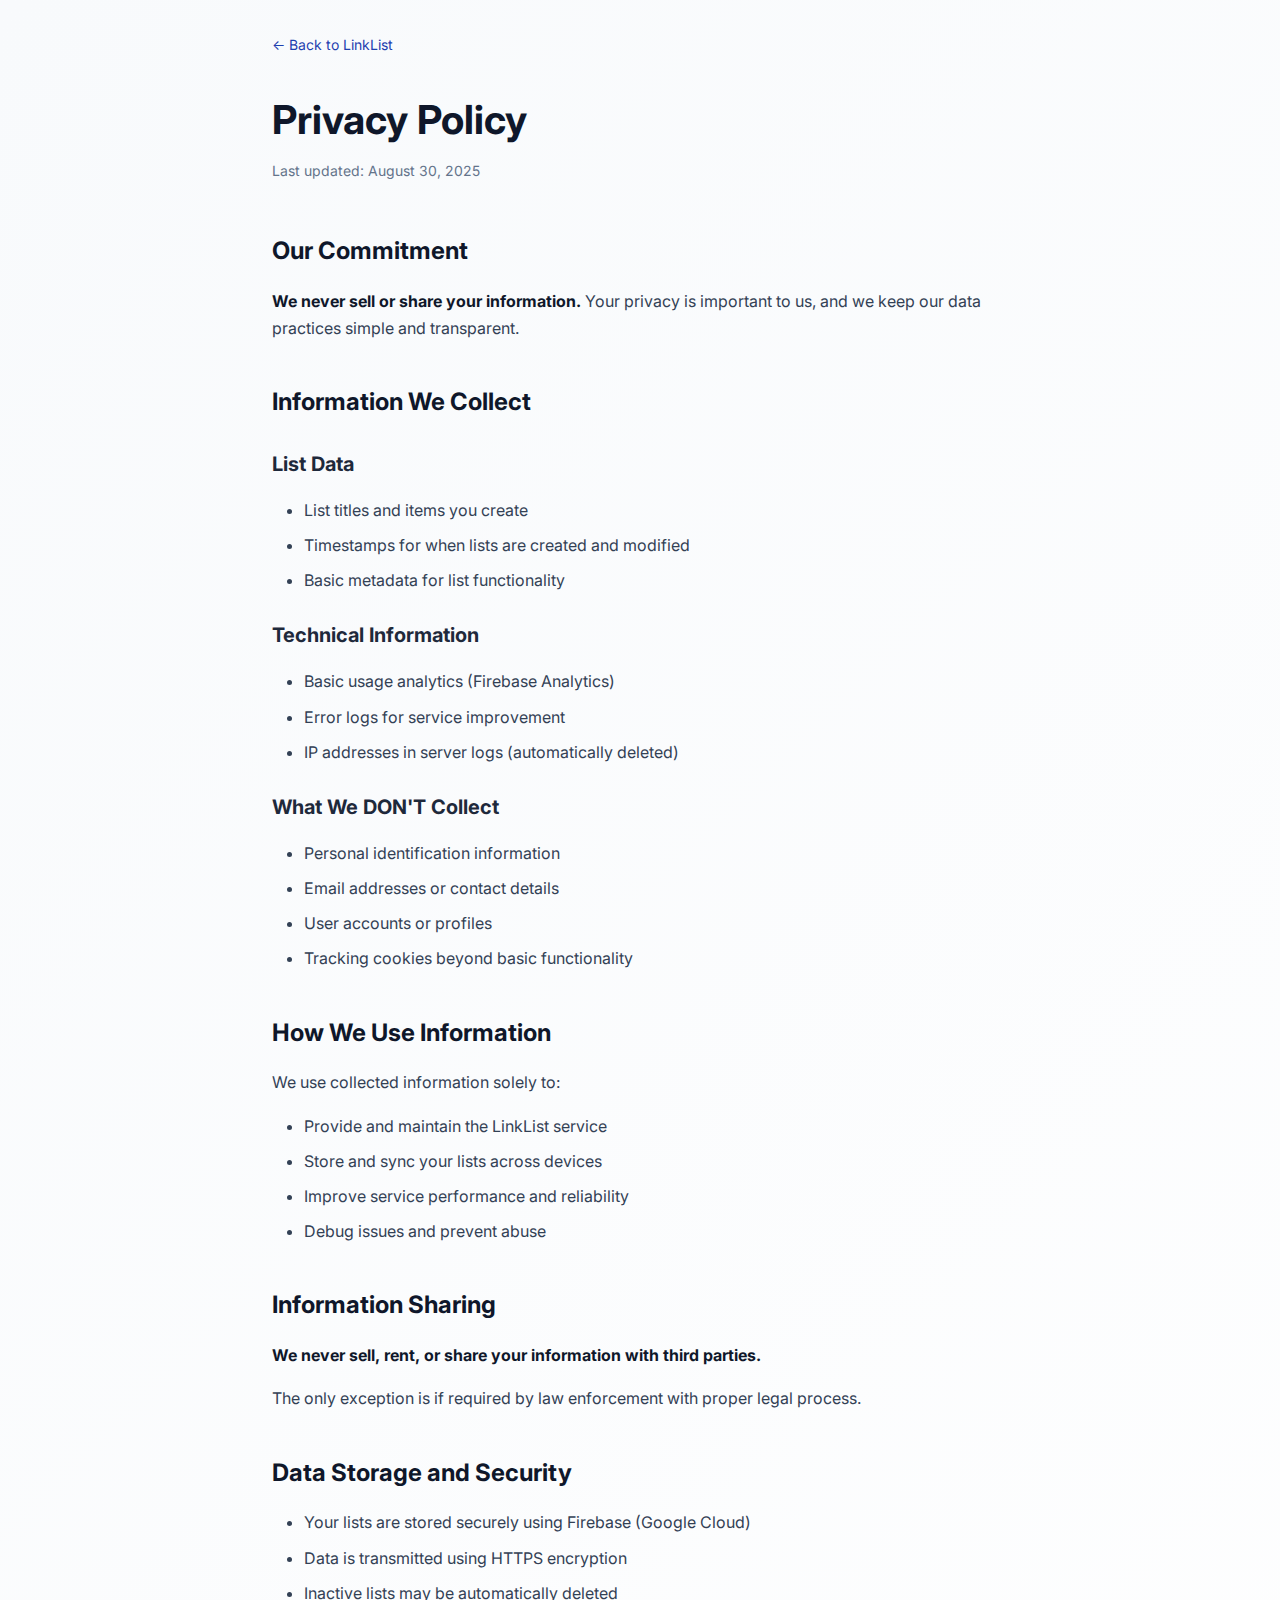
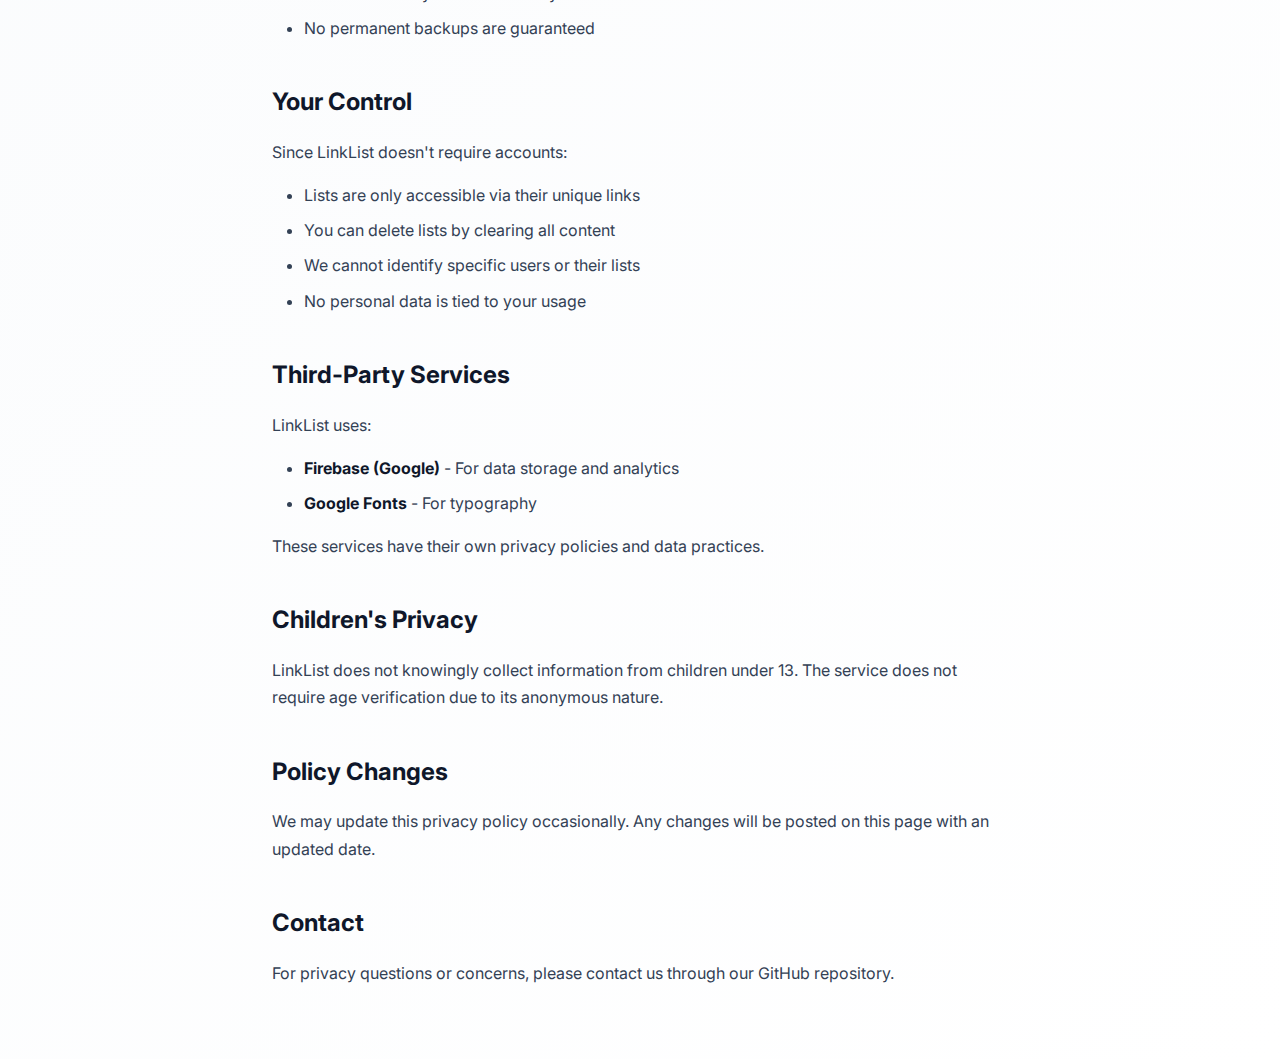
<file: privacy.html>
<!DOCTYPE html>
<html lang="en">
<head>
    <meta charset="UTF-8">
    <meta name="viewport" content="width=device-width, initial-scale=1.0">
    <meta name="description" content="Privacy Policy for LinkList - We never sell or share your information">
    <title>Privacy Policy - LinkList</title>
    <link rel="stylesheet" href="styles.css">
    <link rel="preconnect" href="https://fonts.googleapis.com">
    <link rel="preconnect" href="https://fonts.gstatic.com" crossorigin>
    <link href="https://fonts.googleapis.com/css2?family=Inter:wght@300;400;500;600;700&display=swap" rel="stylesheet">
</head>
<body>
    <div class="container">
        <div class="legal-page">
            <header class="legal-header">
                <a href="/" class="back-link">← Back to LinkList</a>
                <h1>Privacy Policy</h1>
                <p class="last-updated">Last updated: August 30, 2025</p>
            </header>

            <main class="legal-content">
                <section>
                    <h2>Our Commitment</h2>
                    <p><strong>We never sell or share your information.</strong> Your privacy is important to us, and we keep our data practices simple and transparent.</p>
                </section>

                <section>
                    <h2>Information We Collect</h2>
                    <h3>List Data</h3>
                    <ul>
                        <li>List titles and items you create</li>
                        <li>Timestamps for when lists are created and modified</li>
                        <li>Basic metadata for list functionality</li>
                    </ul>
                    
                    <h3>Technical Information</h3>
                    <ul>
                        <li>Basic usage analytics (Firebase Analytics)</li>
                        <li>Error logs for service improvement</li>
                        <li>IP addresses in server logs (automatically deleted)</li>
                    </ul>

                    <h3>What We DON'T Collect</h3>
                    <ul>
                        <li>Personal identification information</li>
                        <li>Email addresses or contact details</li>
                        <li>User accounts or profiles</li>
                        <li>Tracking cookies beyond basic functionality</li>
                    </ul>
                </section>

                <section>
                    <h2>How We Use Information</h2>
                    <p>We use collected information solely to:</p>
                    <ul>
                        <li>Provide and maintain the LinkList service</li>
                        <li>Store and sync your lists across devices</li>
                        <li>Improve service performance and reliability</li>
                        <li>Debug issues and prevent abuse</li>
                    </ul>
                </section>

                <section>
                    <h2>Information Sharing</h2>
                    <p><strong>We never sell, rent, or share your information with third parties.</strong></p>
                    <p>The only exception is if required by law enforcement with proper legal process.</p>
                </section>

                <section>
                    <h2>Data Storage and Security</h2>
                    <ul>
                        <li>Your lists are stored securely using Firebase (Google Cloud)</li>
                        <li>Data is transmitted using HTTPS encryption</li>
                        <li>Inactive lists may be automatically deleted</li>
                        <li>No permanent backups are guaranteed</li>
                    </ul>
                </section>

                <section>
                    <h2>Your Control</h2>
                    <p>Since LinkList doesn't require accounts:</p>
                    <ul>
                        <li>Lists are only accessible via their unique links</li>
                        <li>You can delete lists by clearing all content</li>
                        <li>We cannot identify specific users or their lists</li>
                        <li>No personal data is tied to your usage</li>
                    </ul>
                </section>

                <section>
                    <h2>Third-Party Services</h2>
                    <p>LinkList uses:</p>
                    <ul>
                        <li><strong>Firebase (Google)</strong> - For data storage and analytics</li>
                        <li><strong>Google Fonts</strong> - For typography</li>
                    </ul>
                    <p>These services have their own privacy policies and data practices.</p>
                </section>

                <section>
                    <h2>Children's Privacy</h2>
                    <p>LinkList does not knowingly collect information from children under 13. The service does not require age verification due to its anonymous nature.</p>
                </section>

                <section>
                    <h2>Policy Changes</h2>
                    <p>We may update this privacy policy occasionally. Any changes will be posted on this page with an updated date.</p>
                </section>

                <section>
                    <h2>Contact</h2>
                    <p>For privacy questions or concerns, please contact us through our GitHub repository.</p>
                </section>
            </main>
        </div>
    </div>
</body>
</html>
</file>
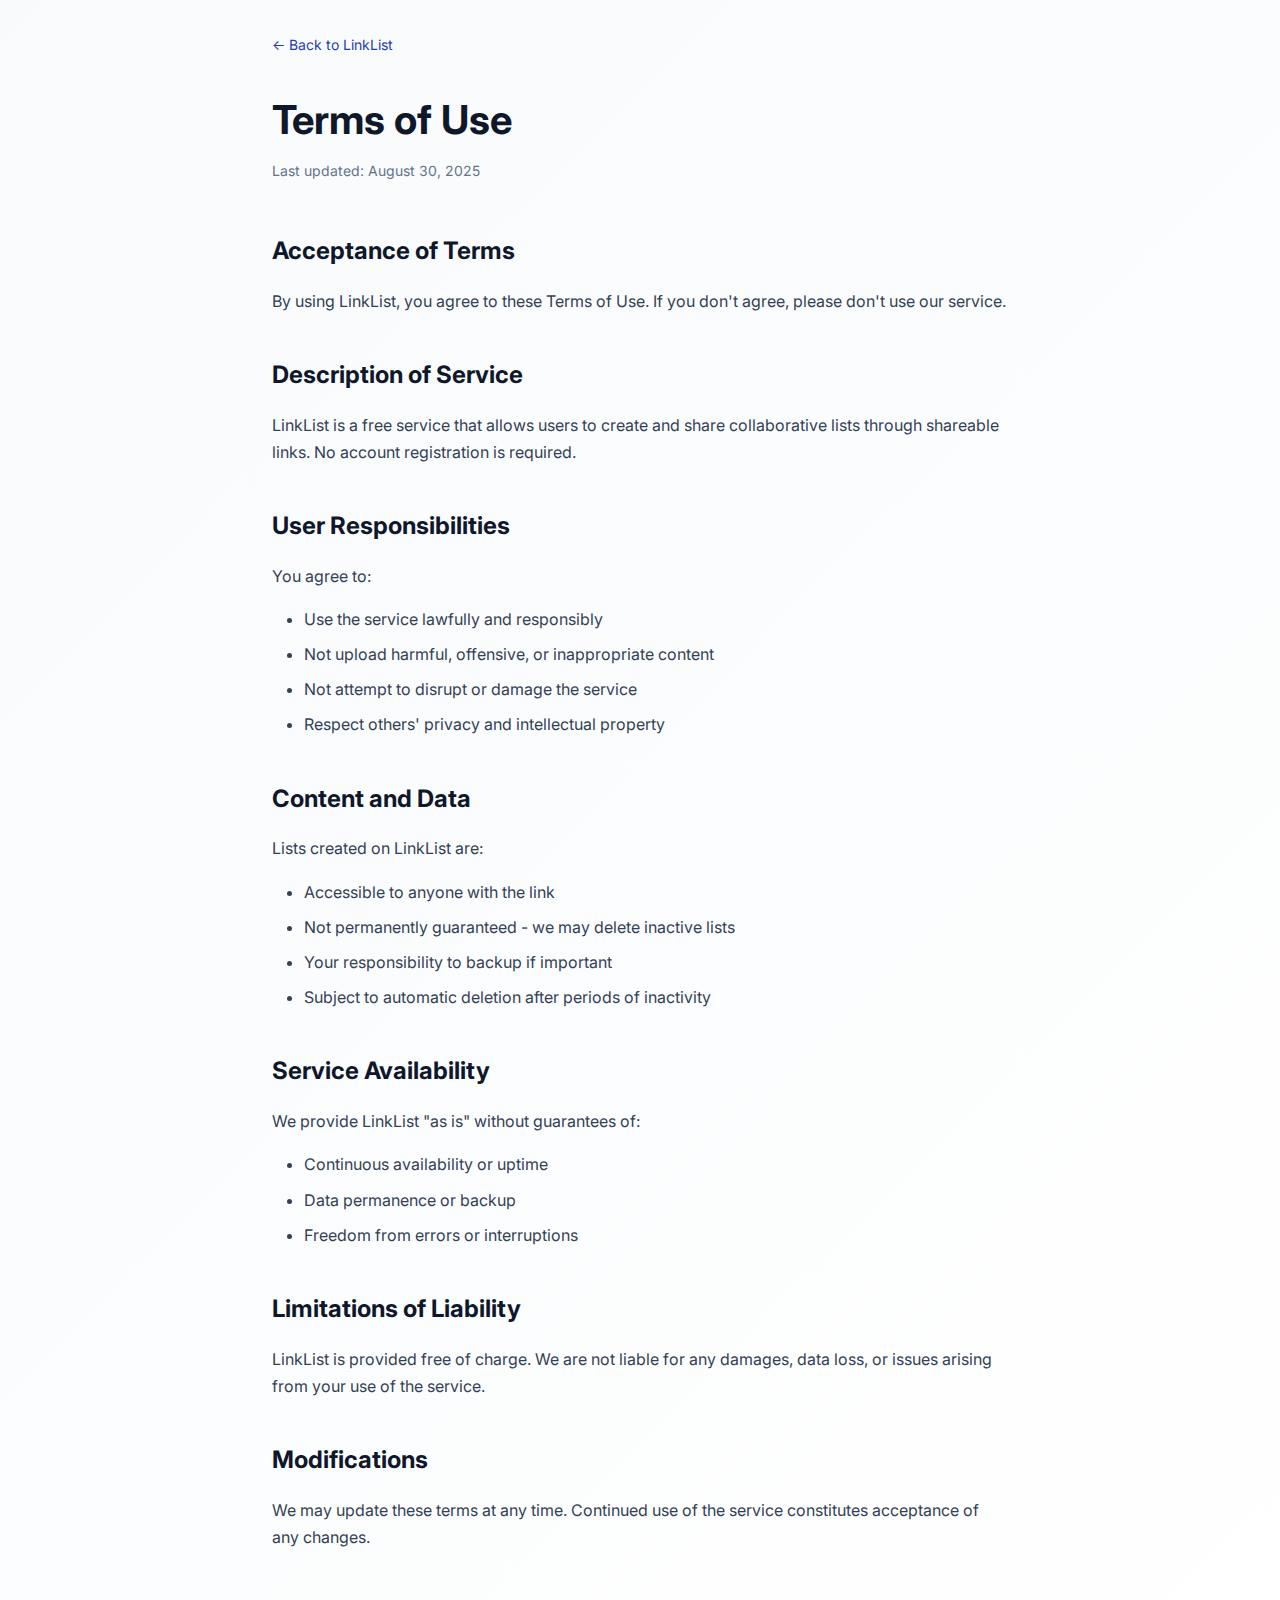
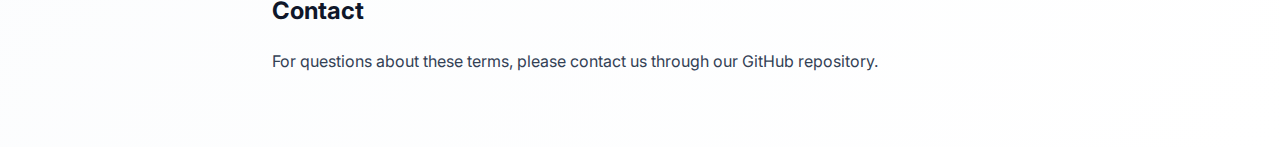
<file: terms.html>
<!DOCTYPE html>
<html lang="en">
<head>
    <meta charset="UTF-8">
    <meta name="viewport" content="width=device-width, initial-scale=1.0">
    <meta name="description" content="Terms of Use for LinkList - Create and share collaborative lists instantly">
    <title>Terms of Use - LinkList</title>
    <link rel="stylesheet" href="styles.css">
    <link rel="preconnect" href="https://fonts.googleapis.com">
    <link rel="preconnect" href="https://fonts.gstatic.com" crossorigin>
    <link href="https://fonts.googleapis.com/css2?family=Inter:wght@300;400;500;600;700&display=swap" rel="stylesheet">
</head>
<body>
    <div class="container">
        <div class="legal-page">
            <header class="legal-header">
                <a href="/" class="back-link">← Back to LinkList</a>
                <h1>Terms of Use</h1>
                <p class="last-updated">Last updated: August 30, 2025</p>
            </header>

            <main class="legal-content">
                <section>
                    <h2>Acceptance of Terms</h2>
                    <p>By using LinkList, you agree to these Terms of Use. If you don't agree, please don't use our service.</p>
                </section>

                <section>
                    <h2>Description of Service</h2>
                    <p>LinkList is a free service that allows users to create and share collaborative lists through shareable links. No account registration is required.</p>
                </section>

                <section>
                    <h2>User Responsibilities</h2>
                    <p>You agree to:</p>
                    <ul>
                        <li>Use the service lawfully and responsibly</li>
                        <li>Not upload harmful, offensive, or inappropriate content</li>
                        <li>Not attempt to disrupt or damage the service</li>
                        <li>Respect others' privacy and intellectual property</li>
                    </ul>
                </section>

                <section>
                    <h2>Content and Data</h2>
                    <p>Lists created on LinkList are:</p>
                    <ul>
                        <li>Accessible to anyone with the link</li>
                        <li>Not permanently guaranteed - we may delete inactive lists</li>
                        <li>Your responsibility to backup if important</li>
                        <li>Subject to automatic deletion after periods of inactivity</li>
                    </ul>
                </section>

                <section>
                    <h2>Service Availability</h2>
                    <p>We provide LinkList "as is" without guarantees of:</p>
                    <ul>
                        <li>Continuous availability or uptime</li>
                        <li>Data permanence or backup</li>
                        <li>Freedom from errors or interruptions</li>
                    </ul>
                </section>

                <section>
                    <h2>Limitations of Liability</h2>
                    <p>LinkList is provided free of charge. We are not liable for any damages, data loss, or issues arising from your use of the service.</p>
                </section>

                <section>
                    <h2>Modifications</h2>
                    <p>We may update these terms at any time. Continued use of the service constitutes acceptance of any changes.</p>
                </section>

                <section>
                    <h2>Contact</h2>
                    <p>For questions about these terms, please contact us through our GitHub repository.</p>
                </section>
            </main>
        </div>
    </div>
</body>
</html>
</file>
<file: styles.css>
/* Reset and base styles */
* {
    margin: 0;
    padding: 0;
    box-sizing: border-box;
}

:root {
    /* Colors */
    --primary: #1e40af;
    --primary-dark: #1e3a8a;
    --primary-light: #3b82f6;
    --secondary: #f1f5f9;
    --success: #10b981;
    --warning: #f59e0b;
    --error: #ef4444;
    --info: #3b82f6;
    
    /* Grays */
    --gray-50: #f8fafc;
    --gray-100: #f1f5f9;
    --gray-200: #e2e8f0;
    --gray-300: #cbd5e1;
    --gray-400: #94a3b8;
    --gray-500: #64748b;
    --gray-600: #475569;
    --gray-700: #334155;
    --gray-800: #1e293b;
    --gray-900: #0f172a;
    
    /* Layout */
    --max-width: 800px;
    --border-radius: 12px;
    --shadow: 0 4px 6px -1px rgb(0 0 0 / 0.1), 0 2px 4px -2px rgb(0 0 0 / 0.1);
    --shadow-lg: 0 10px 15px -3px rgb(0 0 0 / 0.1), 0 4px 6px -4px rgb(0 0 0 / 0.1);
    --transition: all 0.2s cubic-bezier(0.4, 0, 0.2, 1);
}

body {
    font-family: 'Inter', -apple-system, BlinkMacSystemFont, 'Segoe UI', system-ui, sans-serif;
    background: linear-gradient(135deg, var(--gray-50) 0%, #ffffff 100%);
    color: var(--gray-900);
    line-height: 1.6;
    min-height: 100vh;
}

.container {
    max-width: var(--max-width);
    margin: 0 auto;
    padding: 0 1rem;
}

/* Page transitions */
.page {
    display: none;
    animation: fadeIn 0.3s ease-out;
}

.page.active {
    display: block;
}

@keyframes fadeIn {
    from {
        opacity: 0;
        transform: translateY(10px);
    }
    to {
        opacity: 1;
        transform: translateY(0);
    }
}

/* Hero section */
.hero {
    text-align: center;
    padding: 4rem 0 3rem;
}

.hero-content {
    max-width: 600px;
    margin: 0 auto;
}

.hero-title {
    font-size: 3.5rem;
    font-weight: 700;
    background: linear-gradient(135deg, var(--primary) 0%, var(--primary-light) 100%);
    -webkit-background-clip: text;
    -webkit-text-fill-color: transparent;
    background-clip: text;
    margin-bottom: 1rem;
}

.hero-subtitle {
    font-size: 1.25rem;
    color: var(--gray-600);
    margin-bottom: 2.5rem;
    font-weight: 400;
}

.cta-button {
    display: inline-flex;
    align-items: center;
    gap: 0.5rem;
    background: var(--primary);
    color: white;
    border: none;
    padding: 1rem 2rem;
    border-radius: var(--border-radius);
    font-size: 1.1rem;
    font-weight: 600;
    cursor: pointer;
    transition: var(--transition);
    box-shadow: var(--shadow);
}

.cta-button:hover {
    background: var(--primary-dark);
    transform: translateY(-2px);
    box-shadow: var(--shadow-lg);
}

.cta-button:active {
    transform: translateY(0);
}

/* Features section */
.features {
    padding: 2rem 0 4rem;
}

.feature-grid {
    display: grid;
    grid-template-columns: repeat(auto-fit, minmax(250px, 1fr));
    gap: 2rem;
    margin-top: 2rem;
}

.feature-card {
    background: white;
    padding: 2rem;
    border-radius: var(--border-radius);
    box-shadow: var(--shadow);
    text-align: center;
    transition: var(--transition);
}

.feature-card:hover {
    transform: translateY(-5px);
    box-shadow: var(--shadow-lg);
}

.feature-icon {
    font-size: 2.5rem;
    margin-bottom: 1rem;
}

.feature-card h3 {
    font-size: 1.25rem;
    font-weight: 600;
    color: var(--gray-900);
    margin-bottom: 0.75rem;
}

.feature-card p {
    color: var(--gray-600);
    font-size: 0.95rem;
}

/* List header */
.list-header {
    background: white;
    border-bottom: 1px solid var(--gray-200);
    padding: 1rem 0;
    position: sticky;
    top: 0;
    z-index: 100;
}

.list-header-content {
    display: flex;
    align-items: center;
    gap: 1rem;
    max-width: var(--max-width);
    margin: 0 auto;
    padding: 0 1rem;
}

.icon-button {
    display: flex;
    align-items: center;
    justify-content: center;
    width: 40px;
    height: 40px;
    border: none;
    border-radius: 8px;
    background: var(--gray-100);
    color: var(--gray-600);
    cursor: pointer;
    transition: var(--transition);
}

.icon-button:hover {
    background: var(--gray-200);
    color: var(--gray-800);
}

.list-title-input {
    flex: 1;
    border: none;
    background: transparent;
    font-size: 1.5rem;
    font-weight: 600;
    color: var(--gray-900);
    padding: 0.5rem 0;
    outline: none;
    white-space: nowrap;
    overflow: hidden;
    text-overflow: ellipsis;
}

.list-title-input::placeholder {
    color: var(--gray-400);
}

.list-title-input:focus {
    background: var(--gray-50);
    border-radius: 6px;
    padding: 0.5rem 0.75rem;
    white-space: normal;
    overflow: visible;
    text-overflow: clip;
}

.share-button {
    display: flex;
    align-items: center;
    gap: 0.5rem;
    background: var(--primary);
    color: white;
    border: none;
    padding: 0.75rem 1rem;
    border-radius: 8px;
    font-size: 0.9rem;
    font-weight: 500;
    cursor: pointer;
    transition: var(--transition);
}

.share-button:hover {
    background: var(--primary-dark);
}

/* List content */
.list-content {
    padding: 2rem 0;
}

.add-item-section {
    margin-bottom: 2rem;
}

.add-item-container {
    display: flex;
    gap: 0.75rem;
    background: white;
    padding: 1.5rem;
    border-radius: var(--border-radius);
    box-shadow: var(--shadow);
}

.add-item-input {
    flex: 1;
    border: 2px solid var(--gray-200);
    border-radius: 8px;
    padding: 0.75rem 1rem;
    font-size: 1rem;
    outline: none;
    transition: var(--transition);
}

.add-item-input:focus {
    border-color: var(--primary);
    box-shadow: 0 0 0 3px rgb(99 102 241 / 0.1);
}

.add-item-button {
    display: flex;
    align-items: center;
    justify-content: center;
    width: 48px;
    height: 48px;
    background: var(--primary);
    color: white;
    border: none;
    border-radius: 8px;
    cursor: pointer;
    transition: var(--transition);
}

.add-item-button:hover {
    background: var(--primary-dark);
    transform: scale(1.05);
}

/* List items */
.list-items {
    display: flex;
    flex-direction: column;
    gap: 0.75rem;
    margin-bottom: 2rem;
}

.list-item {
    display: flex;
    align-items: center;
    gap: 1rem;
    background: white;
    padding: 1.25rem;
    border-radius: var(--border-radius);
    box-shadow: var(--shadow);
    transition: var(--transition);
}

.list-item:hover {
    box-shadow: var(--shadow-lg);
}

.list-item.completed {
    opacity: 0.7;
}

.item-checkbox {
    display: flex;
    align-items: center;
    justify-content: center;
    width: 24px;
    height: 24px;
    border: 2px solid var(--gray-300);
    border-radius: 6px;
    background: white;
    cursor: pointer;
    transition: var(--transition);
}

.item-checkbox:hover {
    border-color: var(--primary);
}

.item-checkbox svg {
    opacity: 0;
    transition: var(--transition);
}

.list-item.completed .item-checkbox {
    background: var(--success);
    border-color: var(--success);
    color: white;
}

.list-item.completed .item-checkbox svg {
    opacity: 1;
}

.item-content {
    flex: 1;
}

.item-text {
    width: 100%;
    border: none;
    background: transparent;
    font-size: 1rem;
    padding: 0.25rem 0;
    outline: none;
    transition: var(--transition);
    white-space: nowrap;
    overflow: hidden;
    text-overflow: ellipsis;
}

.item-text:focus {
    background: var(--gray-50);
    border-radius: 4px;
    padding: 0.25rem 0.5rem;
    white-space: normal;
    overflow: visible;
    text-overflow: clip;
}

.list-item.completed .item-text {
    text-decoration: line-through;
    color: var(--gray-500);
}

.item-delete {
    display: flex;
    align-items: center;
    justify-content: center;
    width: 32px;
    height: 32px;
    border: none;
    border-radius: 6px;
    background: transparent;
    color: var(--gray-400);
    cursor: pointer;
    transition: var(--transition);
    opacity: 0;
}

.list-item:hover .item-delete {
    opacity: 1;
}

.item-delete:hover {
    background: var(--error);
    color: white;
}

/* Reorder buttons */
.item-actions {
    display: flex;
    align-items: center;
    gap: 0.5rem;
}

.reorder-buttons {
    display: flex;
    flex-direction: column;
    gap: 2px;
    opacity: 0;
    transition: var(--transition);
}

.list-item:hover .reorder-buttons {
    opacity: 1;
}

.reorder-btn {
    display: flex;
    align-items: center;
    justify-content: center;
    width: 20px;
    height: 20px;
    border: none;
    border-radius: 4px;
    background: transparent;
    color: var(--gray-400);
    cursor: pointer;
    transition: var(--transition);
}

.reorder-btn:hover:not(.disabled) {
    background: var(--primary);
    color: white;
}

.reorder-btn.disabled {
    opacity: 0.3;
    cursor: not-allowed;
}

/* Empty state */
.empty-state {
    text-align: center;
    padding: 4rem 2rem;
    color: var(--gray-500);
}

.empty-icon {
    font-size: 4rem;
    margin-bottom: 1rem;
}

.empty-state p {
    font-size: 1.1rem;
}

/* List footer */
.list-footer {
    text-align: center;
    padding: 2rem 0;
    border-top: 1px solid var(--gray-200);
    margin-top: 2rem;
}

.list-stats {
    color: var(--gray-500);
    font-size: 0.9rem;
}

.separator {
    margin: 0 1rem;
    color: var(--gray-300);
}

.capacity-info {
    font-weight: 500;
    transition: var(--transition);
}

.capacity-info.safe {
    color: var(--gray-500);
}

.capacity-info.caution {
    color: var(--info);
}

.capacity-info.warning {
    color: var(--warning);
}

.capacity-info.critical {
    color: var(--error);
    font-weight: 600;
}

/* Toast notifications */
.toast-container {
    position: fixed;
    top: 1rem;
    right: 1rem;
    z-index: 1000;
    display: flex;
    flex-direction: column;
    gap: 0.5rem;
}

.toast {
    display: flex;
    align-items: center;
    gap: 0.75rem;
    background: white;
    padding: 1rem 1.25rem;
    border-radius: var(--border-radius);
    box-shadow: var(--shadow-lg);
    border-left: 4px solid var(--info);
    opacity: 0;
    transform: translateX(100%);
    transition: var(--transition);
    max-width: 350px;
}

.toast.show {
    opacity: 1;
    transform: translateX(0);
}

.toast-success {
    border-left-color: var(--success);
}

.toast-error {
    border-left-color: var(--error);
}

.toast-warning {
    border-left-color: var(--warning);
}

.toast-icon {
    font-size: 1.1rem;
    font-weight: 600;
}

.toast-success .toast-icon {
    color: var(--success);
}

.toast-error .toast-icon {
    color: var(--error);
}

.toast-warning .toast-icon {
    color: var(--warning);
}

.toast-info .toast-icon {
    color: var(--info);
}

.toast-message {
    font-size: 0.95rem;
    font-weight: 500;
    color: var(--gray-800);
}

/* Warning banner */
.warning-banner {
    background: #f8fafc;
    border: 1px solid #e2e8f0;
    border-radius: var(--border-radius);
    margin-bottom: 2rem;
    animation: slideIn 0.3s ease-out;
}

.warning-banner.dismissed {
    display: none;
}

.warning-content {
    display: flex;
    flex-direction: column;
    align-items: center;
    gap: 1rem;
    padding: 1.25rem;
    text-align: center;
}

.warning-header {
    display: flex;
    align-items: flex-start;
    gap: 1rem;
    width: 100%;
}

.warning-icon {
    font-size: 1.25rem;
    flex-shrink: 0;
    margin-top: 0.125rem;
}

.warning-text {
    flex: 1;
    color: var(--gray-700);
    font-size: 0.95rem;
    line-height: 1.5;
}

.warning-text strong {
    color: var(--gray-800);
}

.bookmark-button {
    background: var(--primary);
    color: white;
    border: none;
    padding: 0.75rem 1.5rem;
    border-radius: 8px;
    font-size: 0.95rem;
    font-weight: 600;
    cursor: pointer;
    transition: var(--transition);
    box-shadow: var(--shadow);
}

.bookmark-button:hover {
    background: var(--primary-dark);
    transform: scale(1.05);
}

.dismiss-button {
    display: flex;
    align-items: center;
    justify-content: center;
    width: 32px;
    height: 32px;
    border: none;
    border-radius: 6px;
    background: transparent;
    color: var(--gray-500);
    cursor: pointer;
    transition: var(--transition);
    flex-shrink: 0;
}

.dismiss-button:hover {
    background: var(--gray-100);
    color: var(--gray-700);
}

@keyframes slideIn {
    from {
        opacity: 0;
        transform: translateY(-10px);
    }
    to {
        opacity: 1;
        transform: translateY(0);
    }
}

/* Responsive design */
@media (max-width: 768px) {
    .container {
        padding: 0 1rem;
    }
    
    .hero {
        padding: 2rem 0;
    }
    
    .hero-title {
        font-size: 2.5rem;
    }
    
    .hero-subtitle {
        font-size: 1.1rem;
        margin-bottom: 2rem;
    }
    
    .feature-grid {
        grid-template-columns: 1fr;
        gap: 1.5rem;
    }
    
    .feature-card {
        padding: 1.5rem;
    }
    
    .list-header-content {
        padding: 0 1rem;
        gap: 0.75rem;
    }
    
    .list-title-input {
        font-size: 1.25rem;
        min-width: 0; /* Allow title to shrink */
    }
    
    .share-button {
        padding: 0.75rem;
        min-width: 44px; /* Minimum touch target */
        flex-shrink: 0; /* Don't let button shrink */
    }
    
    .share-button span {
        display: none;
    }
    
    .icon-button {
        flex-shrink: 0; /* Don't let back button shrink */
    }
    
    .add-item-container {
        padding: 1rem;
        gap: 0.5rem;
    }
    
    .list-item {
        padding: 1rem;
        gap: 0.75rem;
    }
    
    .toast-container {
        left: 1rem;
        right: 1rem;
    }
    
    .toast {
        max-width: none;
    }
    
    .warning-content {
        padding: 1rem;
        gap: 0.75rem;
    }
    
    .warning-header {
        flex-direction: column;
        align-items: center;
        gap: 0.75rem;
        position: relative;
    }
    
    .dismiss-button {
        position: absolute;
        top: -0.5rem;
        right: -0.5rem;
    }
    
    .bookmark-button {
        padding: 0.75rem 1.25rem;
        font-size: 0.9rem;
    }
}

@media (max-width: 480px) {
    .hero-title {
        font-size: 2rem;
    }
    
    .cta-button {
        padding: 0.875rem 1.5rem;
        font-size: 1rem;
    }
    
    .add-item-container {
        flex-direction: column;
    }
    
    .add-item-button {
        width: 100%;
        height: 44px;
    }
}

/* High contrast mode support */
@media (prefers-contrast: high) {
    :root {
        --gray-200: #d1d5db;
        --gray-300: #9ca3af;
        --shadow: 0 2px 4px rgb(0 0 0 / 0.2);
    }
}

/* Footer */
.footer {
    margin-top: 4rem;
    padding: 2rem 0;
    border-top: 1px solid var(--gray-200);
    background: var(--gray-50);
}

.footer-content {
    max-width: var(--max-width);
    margin: 0 auto;
    padding: 0 1rem;
    text-align: center;
}

.footer-links {
    margin-bottom: 1rem;
}

.footer-link {
    color: var(--gray-600);
    text-decoration: none;
    font-size: 0.875rem;
    transition: var(--transition);
}

.footer-link:hover {
    color: var(--primary);
}

.footer-separator {
    margin: 0 1rem;
    color: var(--gray-400);
}

.footer-text {
    color: var(--gray-500);
    font-size: 0.875rem;
}

/* Legal Pages */
.legal-page {
    max-width: 800px;
    margin: 0 auto;
    padding: 2rem 1rem;
    min-height: 100vh;
}

.legal-header {
    margin-bottom: 3rem;
}

.back-link {
    color: var(--primary);
    text-decoration: none;
    font-size: 0.875rem;
    margin-bottom: 1rem;
    display: inline-block;
    transition: var(--transition);
}

.back-link:hover {
    color: var(--primary-dark);
}

.legal-header h1 {
    font-size: 2.5rem;
    color: var(--gray-900);
    margin: 1rem 0 0.5rem 0;
}

.last-updated {
    color: var(--gray-500);
    font-size: 0.875rem;
}

.legal-content {
    line-height: 1.7;
}

.legal-content section {
    margin-bottom: 2.5rem;
}

.legal-content h2 {
    font-size: 1.5rem;
    color: var(--gray-900);
    margin-bottom: 1rem;
}

.legal-content h3 {
    font-size: 1.25rem;
    color: var(--gray-800);
    margin: 1.5rem 0 0.75rem 0;
}

.legal-content p {
    margin-bottom: 1rem;
    color: var(--gray-700);
}

.legal-content ul {
    margin: 1rem 0 1rem 2rem;
    color: var(--gray-700);
}

.legal-content li {
    margin-bottom: 0.5rem;
}

.legal-content strong {
    color: var(--gray-900);
}

/* Reduced motion support */
@media (prefers-reduced-motion: reduce) {
    * {
        animation-duration: 0.01ms !important;
        animation-iteration-count: 1 !important;
        transition-duration: 0.01ms !important;
    }
}
</file>
